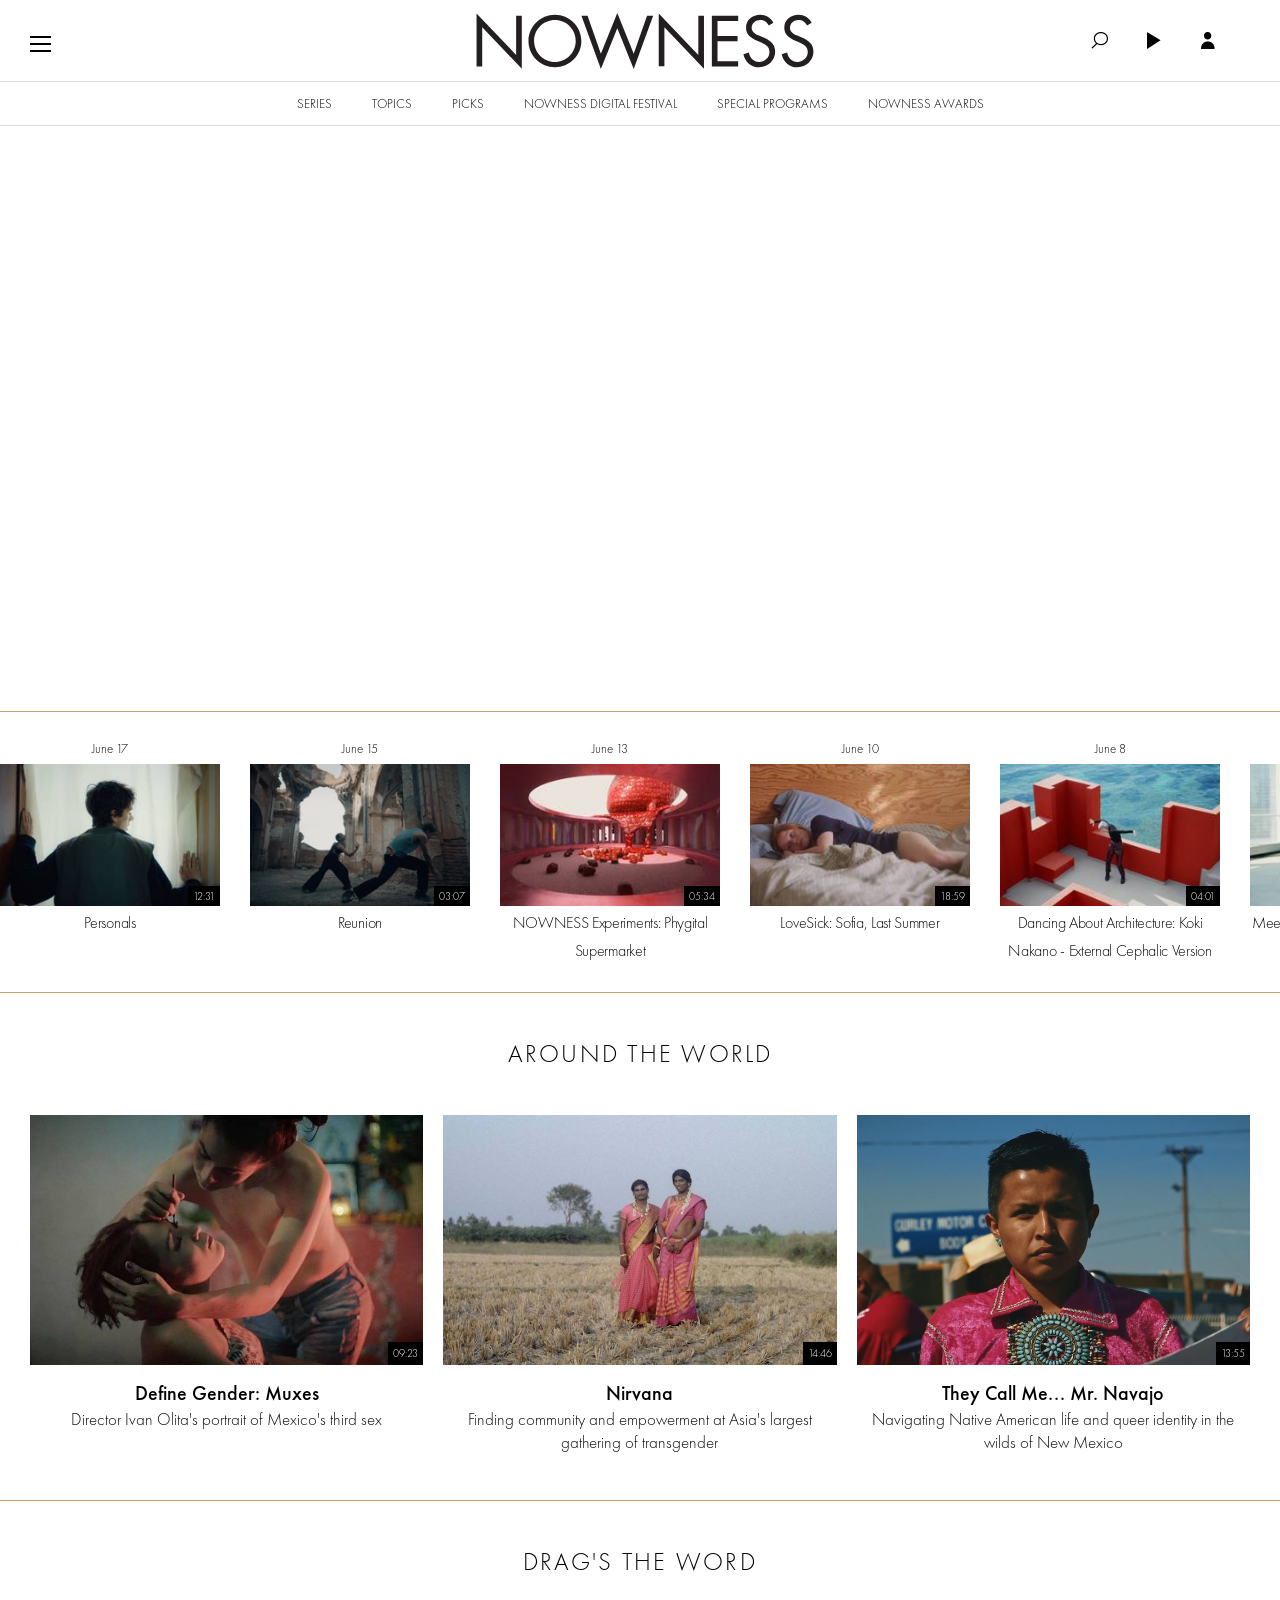
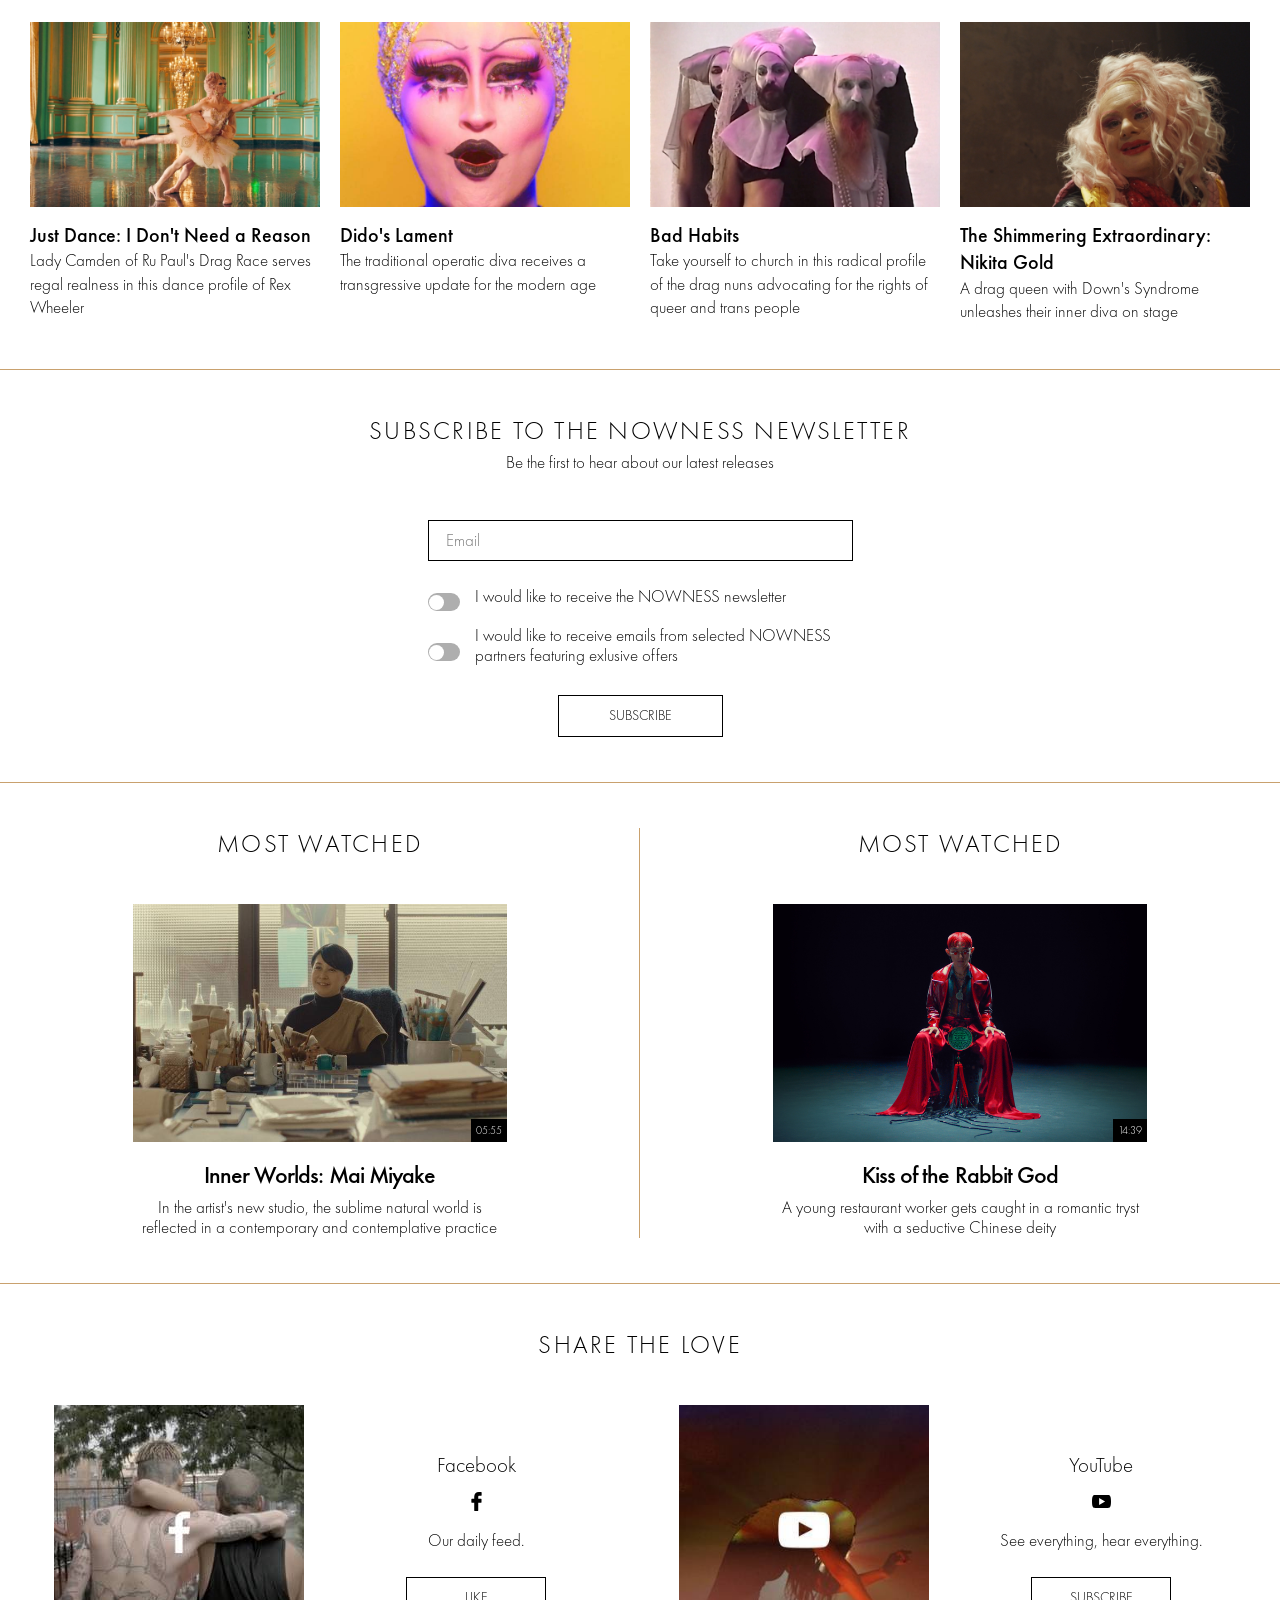
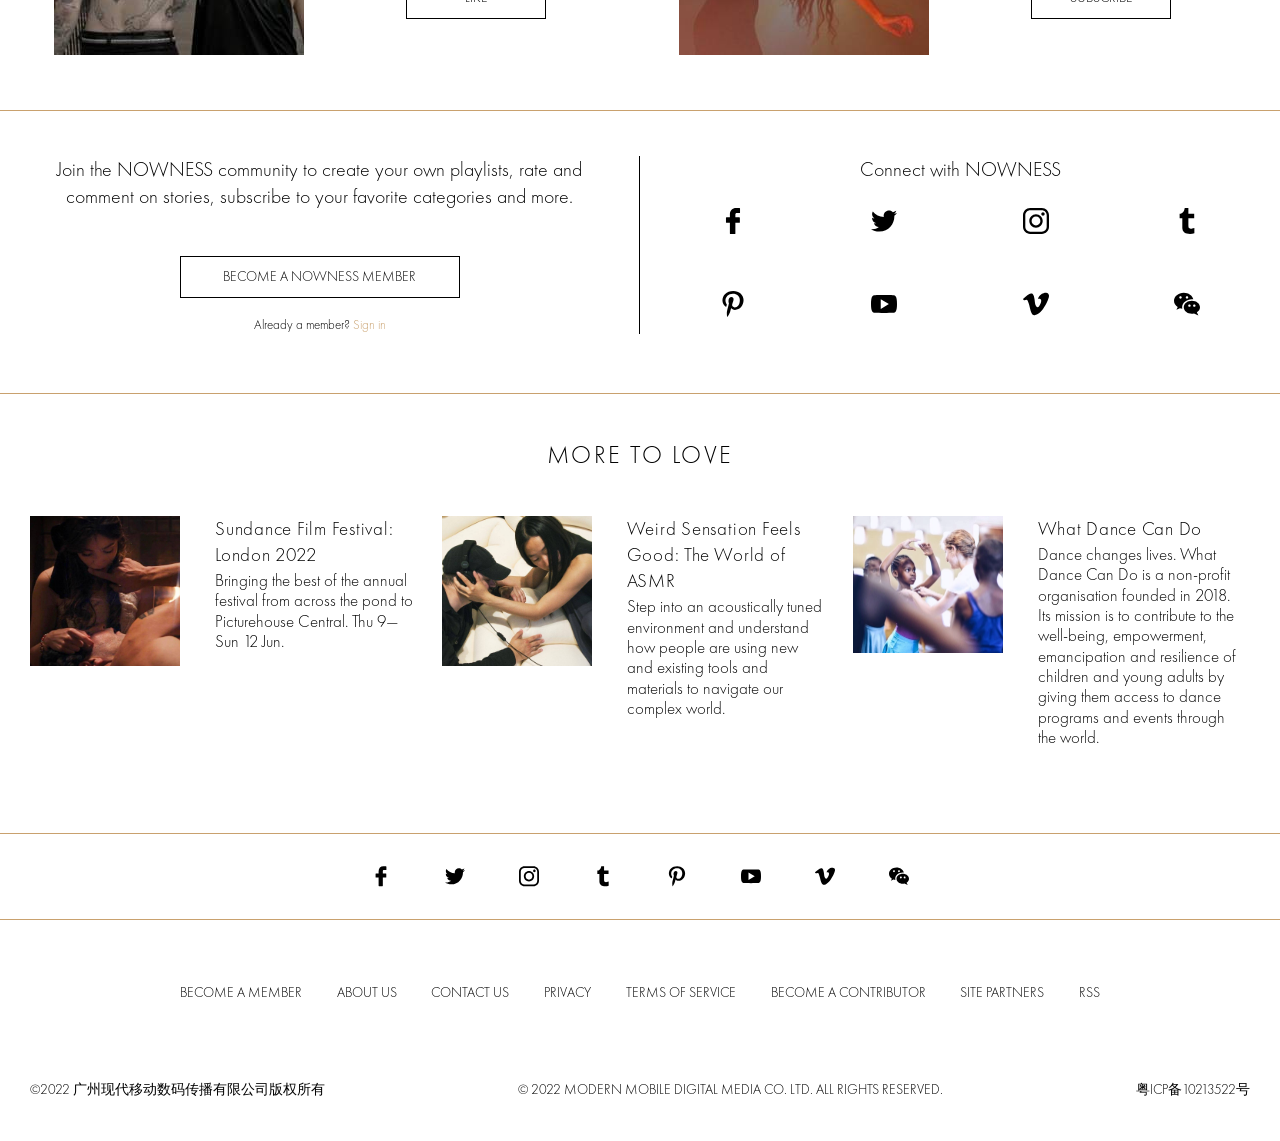
<file: homage-piece/index.html>
<!DOCTYPE html>
<html lang="en">
  <head>
    <meta charset="UTF-8" />
    <meta http-equiv="X-UA-Compatible" content="IE=edge" />
    <meta name="viewport" content="width=device-width, initial-scale=1.0" />
    <title>NOWNESS</title>
    <link rel="icon" type="image/x-icon" href="./assets/nowness-favicon.ico" />
    <link rel="stylesheet" href="./stylesheets/generics.css" />
    <link rel="stylesheet" href="./stylesheets/styles.css" />
  </head>
  <body>
    <header class="header-container">
      <div class="top__menu">
        <div class="hamburger__menu">
          <input type="checkbox" value="1" class="burger__checkbox" />
          <div class="dropdown__nav__container">
            <nav class="dropdown__nav">
              <div class="dropdown__nav__inner">
                <ul class="dropdown__nav__list">
                  <li class="bordered">
                    <a href="https://www.nowness.com/playlists">Playlists</a>
                  </li>
                  <li class="bordered">
                    <a href="https://www.nowness.com/series">Series</a>
                  </li>
                  <li class="bordered">
                    <a href="https://www.nowness.com/seasons"
                      >Special Programs</a
                    >
                  </li>
                  <span class="bordered">
                    <li>
                      <a href="https://www.nowness.com/category/art-and-design"
                        >Art &AMP; Design</a
                      >
                    </li>
                    <li>
                      <a
                        href="https://www.nowness.com/category/fashion-and-beauty"
                        >Fashion &AMP; Beauty</a
                      >
                    </li>
                    <li>
                      <a href="https://www.nowness.com/category/music-and-dance"
                        >Music &AMP; Dance</a
                      >
                    </li>
                    <li>
                      <a href="https://www.nowness.com/category/food-and-travel"
                        >Food &AMP; Travel</a
                      >
                    </li>
                    <li class="bordered">
                      <a
                        href="https://www.nowness.com/category/culture-and-lifestyles"
                        >Culture &AMP; Lifestyles</a
                      >
                    </li>
                  </span>
                  <li class="bordered">
                    <a href="https://www.nowness.com/topics">Topics</a>
                  </li>
                  <li class="bordered">
                    <a href="https://www.nowness.com/picks">Picks</a>
                  </li>
                  <li class="bordered">
                    <a href="https://www.nowness.com/contributors"
                      >Contributors</a
                    >
                  </li>
                  <ul class="dropdown__social__list icon bordered">
                    <li>
                      <a>
                        <svg>
                          <use xlink:href="./assets/sprites.svg#facebook"></use>
                        </svg>
                      </a>
                    </li>
                    <li>
                      <a>
                        <svg>
                          <use xlink:href="./assets/sprites.svg#twitter"></use>
                        </svg>
                      </a>
                    </li>
                    <li>
                      <a>
                        <svg>
                          <use
                            xlink:href="./assets/sprites.svg#instagram"
                          ></use>
                        </svg>
                      </a>
                    </li>
                    <li>
                      <a>
                        <svg>
                          <use xlink:href="./assets/sprites.svg#tumblr"></use>
                        </svg>
                      </a>
                    </li>
                    <li>
                      <a>
                        <svg>
                          <use
                            xlink:href="./assets/sprites.svg#pinterest"
                          ></use>
                        </svg>
                      </a>
                    </li>
                    <li>
                      <a>
                        <svg>
                          <use xlink:href="./assets/sprites.svg#youtube"></use>
                        </svg>
                      </a>
                    </li>
                    <li>
                      <a>
                        <svg>
                          <use xlink:href="./assets/sprites.svg#vimeo"></use>
                        </svg>
                      </a>
                    </li>
                    <li>
                      <a>
                        <svg>
                          <use xlink:href="./assets/sprites.svg#wechat"></use>
                        </svg>
                      </a>
                    </li>
                  </ul>
                  <span>
                    <li>
                      <a href="https://www.nowness.com/awards"
                        >Nowness Awards</a
                      >
                    </li>
                    <li>
                      <a href="https://www.nowness.com/about">About Us</a>
                    </li>
                    <li>
                      <a href="https://www.nowness.com/masthead">Masthead</a>
                    </li>
                    <li class="bordered">
                      <a href="https://www.nowness.com/contact">Contact Us</a>
                    </li>
                  </span>
                  <li class="languages">
                    <a href="#">Sites <i class="icon icon__down__arrow"></i></a>
                  </li>
                </ul>
              </div>
            </nav>
          </div>
          <div class="hamburger__menu__container">
            <div class="hamburger__menu line line-one"></div>
            <div class="hamburger__menu line line-two"></div>
            <div class="hamburger__menu line line-three"></div>
          </div>
        </div>
        <div class="title__logo container">
          <a href="index.html">
            <img
              class="title__logo"
              src="./assets/nowness-logo.svg"
              alt="Nowness"
            />
            <span class="hidden">NOWNESS</span>
          </a>
        </div>
        <div class="toolbar-container">
          <a class="icon" href="#search">
            <i class="icon icon__loupe"></i>
          </a>
          <a class="icon" href="#play">
            <i class="icon icon__play"></i>
          </a>
          <a class="icon" href="#account">
            <i class="icon icon__user"></i>
          </a>
        </div>
      </div>
      <section class="main-navigation">
        <nav class="main__nav">
          <ul class="flex-container">
            <li>
              <a class="uppercase" href="https://www.nowness.com/series"
                >Series</a
              >
            </li>
            <li>
              <a class="uppercase" href="https://www.nowness.com/topics"
                >Topics</a
              >
            </li>
            <li>
              <a class="uppercase" href="https://www.nowness.com/picks"
                >Picks</a
              >
            </li>
            <li>
              <a class="uppercase" href="https://www.nowness.com/events"
                >NOWNESS Digital Festival</a
              >
            </li>
            <li>
              <a class="uppercase" href="https://www.nowness.com/seasons"
                >Special Programs</a
              >
            </li>
            <li>
              <a class="uppercase" href="https://www.nowness.com/awards"
                >Nowness Awards</a
              >
            </li>
          </ul>
        </nav>
      </section>
    </header>
    <main>
      <div class="spotlight-latest">
        <a
          href="https://www.nowness.com/series/lovesick/lovesick-into-thin-air"
        >
          <div class="spotlight">
            <i class="icon icon__play-circle"></i>
            <div class="spotlight-text">
              <h2 class="spotlight-title">LoveSick: Into Thin Air</h2>
              <p class="desc">
                A young woman in Tokyo seeks closure after her boyrfriend
                disappears
              </p>
            </div>
          </div>
          <div class="spotlight__title__original">
            <h2 class="spotlight-title">LoveSick: Into Thin Air</h2>
            <p class="desc">
              A young woman in Tokyo seeks closure after her boyrfriend
              disappears
            </p>
          </div>
        </a>
        <section class="latest">
          <div class="latest-slider-wrapper">
            <article class="latest-slide">
              <p class="slide__date">June 17</p>
              <div class="latest-item-container">
                <a
                  class="latest__link"
                  href="https://www.nowness.com/story/personals"
                >
                  <div class="latest img-cover">
                    <img
                      class="latest__image"
                      src="./assets/thumbnails/personals.jpg"
                      alt="Personals"
                    />
                  </div>
                  <span class="video-duration">12:31</span>
                </a>
                <div class="action-buttons">
                  <div class="action-buttons__btn">
                    <a
                      class="action-buttons__btn"
                      href="https://www.nowness.com/story/personals"
                    >
                      <div class="action-buttons__btn">
                        <i class="latest icon icon__plus"></i>
                      </div>
                    </a>
                  </div>
                  <div class="action-buttons__btn">
                    <i class="latest icon icon__play"></i>
                  </div>
                </div>
              </div>
              <h2>
                <a
                  class="slide__title"
                  href="https://www.nowness.com/story/personals"
                  >Personals</a
                >
              </h2>
            </article>
            <article class="latest-slide">
              <p class="slide__date">June 15</p>
              <div class="latest-item-container">
                <a
                  class="latest__link"
                  href="https://www.nowness.com/story/reunion-ami-paris"
                >
                  <div class="latest img-cover">
                    <img
                      class="latest__image"
                      src="./assets/thumbnails/reunion.jpg"
                      alt="Reunion"
                    />
                  </div>
                  <span class="video-duration">03:07</span>
                </a>
                <div class="action-buttons">
                  <div class="action-buttons__btn">
                    <a
                      class="action-buttons__btn"
                      href="https://www.nowness.com/story/reunion-ami-paris"
                    >
                      <div class="action-buttons__btn">
                        <i class="latest icon icon__plus"></i>
                      </div>
                    </a>
                  </div>
                  <div class="action-buttons__btn">
                    <i class="latest icon icon__play"></i>
                  </div>
                </div>
              </div>
              <h2>
                <a
                  class="slide__title"
                  href="https://www.nowness.com/story/reunion-ami-paris"
                  >Reunion</a
                >
              </h2>
            </article>
            <article class="latest-slide">
              <p class="slide__date">June 13</p>
              <div class="latest-item-container">
                <a
                  class="latest__link"
                  href="https://www.nowness.com/series/nowness-experiments/phygital-supermarket"
                >
                  <div class="latest img-cover">
                    <img
                      class="latest__image"
                      src="./assets/thumbnails/oh5VtQ3pQYyzd5iYDR47_PHYGITAL SUPERMARKET STILL7.jpg"
                      alt="NOWNESS Experiments: Phygital Supermarket"
                    />
                  </div>
                  <span class="video-duration">05:34</span>
                </a>
                <div class="action-buttons">
                  <div class="action-buttons__btn">
                    <a
                      class="action-buttons__btn"
                      href="https://www.nowness.com/series/nowness-experiments/phygital-supermarket"
                    >
                      <div class="action-buttons__btn">
                        <i class="latest icon icon__plus"></i>
                      </div>
                    </a>
                  </div>
                  <div class="action-buttons__btn">
                    <i class="latest icon icon__play"></i>
                  </div>
                </div>
              </div>
              <h2>
                <a
                  class="slide__title"
                  href="https://www.nowness.com/series/nowness-experiments/phygital-supermarket"
                  >NOWNESS Experiments: Phygital Supermarket</a
                >
              </h2>
            </article>
            <article class="latest-slide">
              <p class="slide__date">June 10</p>
              <div class="latest-item-container">
                <a
                  class="latest__link"
                  href="https://www.nowness.com/series/lovesick/lovesick-sofia-last-summer"
                >
                  <div class="latest img-cover">
                    <img
                      class="latest__image"
                      src="./assets/thumbnails/sofia-last-summer.jpg"
                      alt="LoveSick: Sofia, Last Summer"
                    />
                  </div>
                  <span class="video-duration">18:59</span>
                </a>
                <div class="action-buttons">
                  <div class="action-buttons__btn">
                    <a
                      class="action-buttons__btn"
                      href="https://www.nowness.com/series/lovesick/lovesick-sofia-last-summer"
                    >
                      <div class="action-buttons__btn">
                        <i class="latest icon icon__plus"></i>
                      </div>
                    </a>
                  </div>
                  <div class="action-buttons__btn">
                    <i class="latest icon icon__play"></i>
                  </div>
                </div>
              </div>
              <h2>
                <a
                  class="slide__title"
                  href="https://www.nowness.com/series/lovesick/lovesick-sofia-last-summer"
                  >LoveSick: Sofia, Last Summer</a
                >
              </h2>
            </article>
            <article class="latest-slide">
              <p class="slide__date">June 8</p>
              <div class="latest-item-container">
                <a
                  class="latest__link"
                  href="https://www.nowness.com/series/dancing-about-architecture/dancing-about-architecture-koki-nakano-external-cephalic-version"
                >
                  <div class="latest img-cover">
                    <img
                      class="latest__image"
                      src="./assets/thumbnails/Koki-Nakano.jpg"
                      alt="Dancing About Architecture: Koki Nakano - External Cephalic Version"
                    />
                    <span class="video-duration">04:01</span>
                  </div>
                </a>
                <div class="action-buttons">
                  <div class="action-buttons__btn">
                    <a
                      class="action-buttons__btn"
                      href="https://www.nowness.com/series/dancing-about-architecture/dancing-about-architecture-koki-nakano-external-cephalic-version"
                    >
                      <div class="action-buttons__btn">
                        <i class="latest icon icon__plus"></i>
                      </div>
                    </a>
                  </div>
                  <div class="action-buttons__btn">
                    <i class="latest icon icon__play"></i>
                  </div>
                </div>
              </div>
              <h2>
                <a
                  class="slide__title"
                  href="https://www.nowness.com/series/dancing-about-architecture/dancing-about-architecture-koki-nakano-external-cephalic-version"
                  >Dancing About Architecture: Koki Nakano - External Cephalic
                  Version</a
                >
              </h2>
            </article>
            <article class="latest-slide">
              <p class="slide__date">June 6</p>
              <div class="latest-item-container">
                <a
                  class="latest__link"
                  href="https://www.nowness.com/series/meet-the-artists-art-basel/tourmaline"
                >
                  <div class="latest img-cover">
                    <img
                      class="latest__image"
                      src="./assets/thumbnails/tourmaline.jpg"
                      alt="Dancing About Architecture: Koki Nakano - External Cephalic Version"
                    />
                    <span class="video-duration">05:24</span>
                  </div>
                </a>
                <div class="action-buttons">
                  <div class="action-buttons__btn">
                    <a
                      class="action-buttons__btn"
                      href="https://www.nowness.com/series/meet-the-artists-art-basel/tourmaline"
                    >
                      <div class="action-buttons__btn">
                        <i class="latest icon icon__plus"></i>
                      </div>
                    </a>
                  </div>
                  <div class="action-buttons__btn">
                    <i class="latest icon icon__play"></i>
                  </div>
                </div>
              </div>
              <h2>
                <a
                  class="slide__title"
                  href="https://www.nowness.com/series/meet-the-artists-art-basel/tourmaline"
                  >Meet the rtists by Art Basel: Tourmaline</a
                >
              </h2>
            </article>
            <article class="latest-slide">
              <p class="slide__date">June 3</p>
              <div class="latest-item-container">
                <a
                  class="latest__link"
                  href="https://www.nowness.com/series/meet-the-artists-art-basel/cecilia-vicuna"
                >
                  <div class="latest img-cover">
                    <img
                      class="latest__image"
                      src="./assets/thumbnails/cecilia-vicuna.jpg"
                      alt="Dancing About Architecture: Koki Nakano - External Cephalic Version"
                    />
                    <span class="video-duration">04:58</span>
                  </div>
                </a>
                <div class="action-buttons">
                  <div class="action-buttons__btn">
                    <a
                      class="action-buttons__btn"
                      href="https://www.nowness.com/series/meet-the-artists-art-basel/cecilia-vicuna"
                    >
                      <div class="action-buttons__btn">
                        <i class="latest icon icon__plus"></i>
                      </div>
                    </a>
                  </div>
                  <div class="action-buttons__btn">
                    <i class="latest icon icon__play"></i>
                  </div>
                </div>
              </div>
              <h2>
                <a
                  class="slide__title"
                  href="https://www.nowness.com/series/meet-the-artists-art-basel/cecilia-vicuna"
                  >Meet the rtists by Art Basel: Cecilia Vicuña</a
                >
              </h2>
            </article>
          </div>
        </section>
      </div>
      <section class="around-the-world__section">
        <div class="around-the-world__items__container">
          <header>
            <h2 class="section__heading">
              <span class="uppercase">Around the World</span>
            </h2>
          </header>
          <div class="around-the-world__content-container">
            <article class="around-the-world__item">
              <div class="around-the-world__content">
                <a
                  href="https://nowness.com/radically-queer/mexico-muxes-ivan-olita/"
                >
                  <div class="img-cover">
                    <img
                      src="./assets/thumbnails/Vr4THU4QlOXyPuq5Uxnw_muxe.jpg"
                      alt="Define Gender: Muxes"
                    />
                  </div>
                  <span class="video-duration">09:23</span>
                </a>
                <div class="action-buttons">
                  <div class="action-buttons__btn">
                    <a
                      class="action-buttons__btn"
                      href="https://nowness.com/radically-queer/mexico-muxes-ivan-olita/"
                    >
                      <div class="action-buttons__btn">
                        <i class="latest icon icon__plus"></i>
                      </div>
                    </a>
                  </div>
                  <div class="action-buttons__btn">
                    <i class="icon icon__play"></i>
                  </div>
                </div>
              </div>
              <h2 class="post-title">
                <a
                  href="https://nowness.com/radically-queer/mexico-muxes-ivan-olita/"
                  >Define Gender: Muxes</a
                >
              </h2>
              <p class="post-subtitle">
                Director Ivan Olita's portrait of Mexico's third sex
              </p>
            </article>
            <article class="around-the-world__item">
              <div class="around-the-world__content">
                <a
                  href="https://nowness.com/radically-queer/nirvana-jess-kohl-transgender/"
                >
                  <div class="img-cover">
                    <img
                      src="./assets/thumbnails/4i5BHIlzSA2t2dsfUuAl_Screen Shot 2018-06-25 at 14.59.09.jpg"
                      alt="Nirvana"
                    />
                  </div>
                  <span class="video-duration">14:46</span>
                </a>
                <div class="action-buttons">
                  <div class="action-buttons__btn">
                    <a>
                      <div class="action-buttons__btn">
                        <i class="latest icon icon__plus"></i>
                      </div>
                    </a>
                  </div>
                  <div class="action-buttons__btn">
                    <i class="icon icon__play"></i>
                  </div>
                </div>
              </div>
              <h2 class="post-title">
                <a
                  href="https://nowness.com/radically-queer/nirvana-jess-kohl-transgender/"
                  >Nirvana</a
                >
              </h2>
              <p class="post-subtitle">
                Finding community and empowerment at Asia's largest gathering of
                transgender
              </p>
            </article>
            <article class="around-the-world__item">
              <div class="around-the-world__content">
                <a
                  href="https://nowness.com/series/they-call-me/mr-navajo-saila-huusko-jasper-rischen/"
                >
                  <div class="img-cover">
                    <img
                      src="./assets/thumbnails/TLS69FzyRAC9EIk9KzQQ_MR NAVAJO 1.jpg"
                      alt="They Call Me... Mr. Navajo"
                    />
                  </div>
                  <span class="video-duration">13:55</span>
                </a>
                <div class="action-buttons">
                  <div class="action-buttons__btn">
                    <a
                      class="action-buttons__btn"
                      href="https://nowness.com/series/they-call-me/mr-navajo-saila-huusko-jasper-rischen/"
                    >
                      <div class="action-buttons__btn">
                        <i class="latest icon icon__plus"></i>
                      </div>
                    </a>
                  </div>
                  <div class="action-buttons__btn">
                    <i class="icon icon__play"></i>
                  </div>
                </div>
              </div>
              <h2 class="post-title">
                <a
                  href="https://nowness.com/series/they-call-me/mr-navajo-saila-huusko-jasper-rischen/"
                  >They Call Me... Mr. Navajo</a
                >
              </h2>
              <p class="post-subtitle">
                Navigating Native American life and queer identity in the wilds
                of New Mexico
              </p>
            </article>
          </div>
        </div>
      </section>
      <section class="drag__section">
        <header>
          <h2 class="section__heading">
            <span class="uppercase">Drag's the Word</span>
          </h2>
        </header>
        <div class="drag__content-container">
          <article class="drag__item">
            <div class="drag__media">
              <a
                href="https://www.nowness.com/series/just-dance/rex-wheeler-lady-camden-ballet"
              >
                <div>
                  <img
                    src="./assets/thumbnails/i-dont-need-a-reason.jpg"
                    alt="Just Dance: I Don't Need a Reason"
                  /></div
              ></a>
              <div class="action-buttons">
                <div class="action-buttons__btn">
                  <a>
                    <div class="action-buttons__btn">
                      <i class="icon icon__plus"></i>
                    </div>
                  </a>
                </div>
                <div class="action-buttons__btn">
                  <i class="icon icon__play"></i>
                </div>
              </div>
            </div>
            <h2 class="post-title">
              <a
                href="https://www.nowness.com/series/just-dance/rex-wheeler-lady-camden-ballet"
                >Just Dance: I Don't Need a Reason</a
              >
            </h2>
            <p class="post-subtitle">
              Lady Camden of Ru Paul's Drag Race serves regal realness in this
              dance profile of Rex Wheeler
            </p>
          </article>
          <article class="drag__item">
            <div class="drag__media">
              <div>
                <a
                  href="https://www.nowness.com/seasons/radically-queer/didos-lament-andrew-ondejcak"
                >
                  <div>
                    <img
                      src="./assets/thumbnails/didos-lament.jpg"
                      alt="Dido's Lament"
                    />
                  </div>
                </a>
              </div>
              <div class="action-buttons">
                <div class="action-buttons__btn">
                  <div class="action-buttons__btn">
                    <i class="latest icon icon__plus"></i>
                  </div>
                </div>
                <div class="action-buttons__btn">
                  <i class="icon icon__play"></i>
                </div>
              </div>
            </div>
            <h2 class="post-title">
              <a
                href="https://www.nowness.com/seasons/radically-queer/didos-lament-andrew-ondejcak"
                >Dido's Lament</a
              >
            </h2>
            <p>
              The traditional operatic diva receives a transgressive update for
              the modern age
            </p>
          </article>
          <article class="drag__item">
            <div class="drag__media">
              <div>
                <a href="https://www.nowness.com/story/bad-habits">
                  <div>
                    <img
                      src="./assets/thumbnails/bad-habits.jpg"
                      alt="Bad Habits"
                    />
                  </div>
                </a>
              </div>
              <div class="action-buttons">
                <div class="action-buttons__btn">
                  <div class="action-buttons__btn">
                    <i class="latest icon icon__plus"></i>
                  </div>
                </div>
                <div class="action-buttons__btn">
                  <i class="icon icon__play"></i>
                </div>
              </div>
            </div>
            <h2 class="post-title">
              <a href="https://www.nowness.com/story/bad-habits">Bad Habits</a>
            </h2>
            <p>
              Take yourself to church in this radical profile of the drag nuns
              advocating for the rights of queer and trans people
            </p>
          </article>
          <article class="drag__item">
            <div class="drag__media">
              <div>
                <a
                  href="https://www.nowness.com/series/the-shimmering-extraordinary/nikita-gold-scottish-ballet-fx-goby"
                  ><div>
                    <img
                      src="./assets/thumbnails/nikita-gold.jpg"
                      alt="The Shimmering Extraordinary: Nikita Gold"
                    /></div
                ></a>
              </div>
              <div class="action-buttons">
                <div class="action-buttons__btn">
                  <div class="action-buttons__btn">
                    <i class="latest icon icon__plus"></i>
                  </div>
                </div>
                <div class="action-buttons__btn">
                  <i class="icon icon__play"></i>
                </div>
              </div>
            </div>
            <h2 class="post-title">
              <a
                href="https://www.nowness.com/series/the-shimmering-extraordinary/nikita-gold-scottish-ballet-fx-goby"
                >The Shimmering Extraordinary: Nikita Gold</a
              >
            </h2>
            <p>
              A drag queen with Down's Syndrome unleashes their inner diva on
              stage
            </p>
          </article>
        </div>
      </section>
      <section class="newsletter__section">
        <div>
          <header>
            <h2 class="section__heading">
              <span class="uppercase">Subscribe to the Nowness Newsletter</span>
            </h2>
            <h3 class="sub-title">
              Be the first to hear about our latest releases
            </h3>
          </header>
          <form class="newsletter__form">
            <input
              type="email"
              name="email"
              placeholder="Email"
              class="newsletter__input"
            />
            <div class="newsletter__checkboxes">
              <label for="checkbox__first" class="checkbox__container">
                <span class="checkbox-control first">
                  <input
                    type="checkbox"
                    class="newsletter__checkbox__first"
                    id="checkbox__first"
                  />
                  <span class="checkbox-control__secondary first"></span>
                </span>
                <div>
                  <span>I would like to receive the NOWNESS newsletter</span>
                </div>
              </label>
              <label for="checkbox__second" class="checkbox__container">
                <span class="checkbox-control second">
                  <input
                    type="checkbox"
                    class="newsletter__checkbox__second"
                    id="checkbox__second"
                  />
                  <span class="checkbox-control__secondary second"></span>
                </span>
                <div>
                  <span
                    >I would like to receive emails from selected NOWNESS
                    partners featuring exlusive offers</span
                  >
                </div>
              </label>
            </div>
            <button class="newsletter a__btn" type="button">
              <div class="newsletter-button_container">
                <span class="uppercase">Subscribe</span>
              </div>
            </button>
          </form>
        </div>
      </section>
      <section class="editorial__section">
        <div class="editorial__content-container">
          <div class="editorial__column container">
            <article class="editorial__post">
              <header>
                <h2 class="section__heading">
                  <span class="uppercase">Most Watched</span>
                </h2>
              </header>
              <div class="editorial__item">
                <a
                  href="https://www.nowness.com/series/inner-worlds/inner-worlds-mai-miyake"
                >
                  <div class="editorial img-cover">
                    <img
                      src="./assets/thumbnails/mai-miyake2.jpg"
                      alt="Inner Worlds: Mai Miyake"
                    />
                  </div>
                  <span class="video-duration">05:55</span>
                </a>
                <div class="action-buttons">
                  <div class="action-buttons__btn">
                    <i class="latest icon icon__plus"></i>
                  </div>
                  <div class="action-buttons__btn">
                    <i class="icon icon__play"></i>
                  </div>
                </div>
              </div>
              <h2 class="editorial post-title">
                <a
                  href="https://www.nowness.com/series/inner-worlds/inner-worlds-mai-miyake"
                  >Inner Worlds: Mai Miyake</a
                >
              </h2>
              <p class="editorial post-subtitle">
                In the artist's new studio, the sublime natural world is
                reflected in a contemporary and contemplative practice
              </p>
            </article>
          </div>
          <div class="editorial__column container">
            <article class="editorial__post">
              <header>
                <h2 class="section__heading">
                  <span class="uppercase">Most Watched</span>
                </h2>
              </header>
              <div class="editorial__item">
                <a
                  href="https://www.nowness.com/story/kiss-of-the-rabbit-god-andrew-thomas-huang"
                >
                  <div class="editorial img-cover">
                    <img
                      src="./assets/thumbnails/rabbit-god.jpeg"
                      alt="Kiss of the Rabbit God"
                    />
                  </div>
                  <span class="video-duration">14:39</span>
                </a>
                <div class="action-buttons">
                  <div class="action-buttons__btn">
                    <i class="latest icon icon__plus"></i>
                  </div>
                  <div class="action-buttons__btn">
                    <i class="icon icon__play"></i>
                  </div>
                </div>
              </div>
              <h2 class="editorial post-title">
                <a
                  href="https://www.nowness.com/story/kiss-of-the-rabbit-god-andrew-thomas-huang"
                  >Kiss of the Rabbit God</a
                >
              </h2>
              <p class="editorial post-subtitle">
                A young restaurant worker gets caught in a romantic tryst with a
                seductive Chinese deity
              </p>
            </article>
          </div>
        </div>
      </section>
      <section class="follow-us__section follow-us__container">
        <header>
          <h2 class="section__heading">
            <span class="uppercase">Share the love</span>
          </h2>
        </header>
        <div class="follow-us__content">
          <div class="follow-us__item">
            <div class="follow-us media">
              <a href="https://www.facebook.com/nowness" target="_blank">
                <div>
                  <img src="./assets/thumbnails/facebook-embrace.jpg" alt="" />
                </div>
              </a>
            </div>
            <div class="follow-us description">
              <h2 class="follow-us__title">
                <a href="https://www.facebook.com/nowness" target="_blank">
                  Facebook
                </a>
              </h2>
              <a
                class="follow-us icon"
                href="https://www.facebook.com/nowness"
                target="_blank"
              >
                <svg>
                  <use xlink:href="./assets/sprites.svg#facebook"></use>
                </svg>
              </a>
              <p class="follow-us__desc">
                <a href="https://www.facebook.com/nowness" target="_blank"
                  >Our daily feed.</a
                >
              </p>
              <div class="follow-us__btn">
                <a href="https://www.facebook.com/nowness" target="_blank">
                  <!-- <div> -->
                  <span class="uppercase">Like</span>
                  <!-- </div> -->
                </a>
              </div>
            </div>
          </div>
          <div class="follow-us__item">
            <div class="follow-us media">
              <a
                href="http://www.youtube.com/user/nowness?sub_confirmation=1"
                target="_blank"
              >
                <div>
                  <img
                    src="./assets/thumbnails/follow-us-youtube-img.jpg"
                    alt="Nowness YouTube Channel"
                  />
                </div>
              </a>
            </div>
            <div class="follow-us description">
              <h2 class="follow-us__title">
                <a
                  href="http://www.youtube.com/user/nowness?sub_confirmation=1"
                  target="_blank"
                >
                  YouTube
                </a>
              </h2>
              <a
                class="follow-us icon"
                href="http://www.youtube.com/user/nowness?sub_confirmation=1"
                target="_blank"
              >
                <svg>
                  <use xlink:href="./assets/sprites.svg#youtube"></use>
                </svg>
              </a>
              <p class="follow-us__desc">
                <a
                  href="http://www.youtube.com/user/nowness?sub_confirmation=1"
                  target="_blank"
                  >See everything, hear everything.</a
                >
              </p>
              <div class="follow-us__btn">
                <a
                  href="http://www.youtube.com/user/nowness?sub_confirmation=1"
                  target="_blank"
                >
                  <span class="uppercase">Subscribe</span>
                </a>
              </div>
            </div>
          </div>
        </div>
      </section>
      <section class="join-us join-us__section container">
        <div class="join-us__wrapper">
          <div class="join">
            <section class="join-us member-sign-up">
              <h2 class="join-us__title">
                Join the NOWNESS community to create your own playlists, rate
                and comment on stories, subscribe to your favorite categories
                and more.
              </h2>
              <button type="button" class="join-us__btn">
                <div>
                  <span class="uppercase">Become a NOWNESS member</span>
                </div>
              </button>
              <p class="join-us small-text">
                Already a member?
                <a href="#">Sign in</a>
              </p>
            </section>
          </div>
          <div class="connect">
            <h2 class="connect__title">Connect with NOWNESS</h2>
            <ul class="connect-icons connect-icons__container">
              <li>
                <a>
                  <svg>
                    <use xlink:href="./assets/sprites.svg#facebook"></use>
                  </svg>
                </a>
              </li>
              <li>
                <a>
                  <svg>
                    <use xlink:href="./assets/sprites.svg#twitter"></use>
                  </svg>
                </a>
              </li>
              <li>
                <a>
                  <svg>
                    <use xlink:href="./assets/sprites.svg#instagram"></use>
                  </svg>
                </a>
              </li>
              <li>
                <a>
                  <svg>
                    <use xlink:href="./assets/sprites.svg#tumblr"></use>
                  </svg>
                </a>
              </li>
              <li>
                <a>
                  <svg>
                    <use xlink:href="./assets/sprites.svg#pinterest"></use>
                  </svg>
                </a>
              </li>
              <li>
                <a>
                  <svg>
                    <use xlink:href="./assets/sprites.svg#youtube"></use>
                  </svg>
                </a>
              </li>
              <li>
                <a>
                  <svg><use xlink:href="./assets/sprites.svg#vimeo"></use></svg>
                </a>
              </li>
              <li>
                <a>
                  <svg>
                    <use xlink:href="./assets/sprites.svg#wechat"></use>
                  </svg>
                </a>
              </li>
            </ul>
          </div>
        </div>
      </section>
      <section class="more-to-love__section">
        <div class="more-to-love__container">
          <header>
            <h2 class="section__heading">
              <span class="uppercase">More to love</span>
            </h2>
          </header>
          <div class="more-to-love__content-container">
            <article class="more-to-love__item">
              <div class="more-to-love__media">
                <a href="https://www.picturehouses.com/Sundance">
                  <div class="more-to-love img__container">
                    <img
                      src="./assets/thumbnails/sundance-2022-london.jpg"
                      alt="Sundance Film Festival: London 2022"
                    />
                  </div>
                </a>
              </div>
              <div class="more-to-love__text">
                <a href="https://www.picturehouses.com/Sundance"
                  ><h2 class="more-to-love item__title">
                    Sundance Film Festival: London 2022
                  </h2></a
                >
                <a href="https://www.picturehouses.com/Sundance"
                  ><p class="more-to-love item__desc">
                    Bringing the best of the annual festival from across the
                    pond to Picturehouse Central. Thu 9—Sun 12 Jun.
                  </p></a
                >
              </div>
            </article>
            <article class="more-to-love__item">
              <div class="more-to-love__media">
                <a
                  href="https://designmuseum.org/exhibitions/weird-sensation-feels-good-the-world-of-asmr"
                >
                  <div class="more-to-love img__container">
                    <img
                      src="./assets/thumbnails/asmr.jpg"
                      alt="Weird Sensation Feels Good: The World of ASMR"
                    />
                  </div>
                </a>
              </div>
              <div class="more-to-love__text">
                <a
                  href="https://designmuseum.org/exhibitions/weird-sensation-feels-good-the-world-of-asmr"
                  ><h2 class="more-to-love item__title">
                    Weird Sensation Feels Good: The World of ASMR
                  </h2></a
                >
                <a
                  href="https://designmuseum.org/exhibitions/weird-sensation-feels-good-the-world-of-asmr"
                  ><p class="more-to-love item__desc">
                    Step into an acoustically tuned environment and understand
                    how people are using new and existing tools and materials to
                    navigate our complex world.
                  </p></a
                >
              </div>
            </article>
            <article class="more-to-love__item">
              <div class="more-to-love__media">
                <a href="https://thewhatdancecandoproject.com/">
                  <div class="more-to-love img__container">
                    <img
                      src="./assets/thumbnails/what-dance-can-do-2.webp"
                      alt="What Dance Can Do"
                    />
                  </div>
                </a>
              </div>
              <div class="more-to-love__text">
                <a href="https://thewhatdancecandoproject.com/"
                  ><h2 class="more-to-love item__title">
                    What Dance Can Do
                  </h2></a
                >
                <a href="https://thewhatdancecandoproject.com/"
                  ><p class="more-to-love item__desc">
                    Dance changes lives. What Dance Can Do is a non-profit
                    organisation founded in 2018. Its mission is to contribute
                    to the well-being, empowerment, emancipation and resilience
                    of children and young adults by giving them access to dance
                    programs and events through the world.
                  </p></a
                >
              </div>
            </article>
          </div>
        </div>
      </section>
    </main>
    <footer>
      <div class="socialRow">
        <ul class="socialRow-icon-list container">
          <li>
            <a>
              <svg>
                <use xlink:href="./assets/sprites.svg#facebook"></use>
              </svg>
            </a>
          </li>
          <li>
            <a>
              <svg>
                <use xlink:href="./assets/sprites.svg#twitter"></use>
              </svg>
            </a>
          </li>
          <li>
            <a>
              <svg>
                <use xlink:href="./assets/sprites.svg#instagram"></use>
              </svg>
            </a>
          </li>
          <li>
            <a>
              <svg>
                <use xlink:href="./assets/sprites.svg#tumblr"></use>
              </svg>
            </a>
          </li>
          <li>
            <a>
              <svg>
                <use xlink:href="./assets/sprites.svg#pinterest"></use>
              </svg>
            </a>
          </li>
          <li>
            <a>
              <svg>
                <use xlink:href="./assets/sprites.svg#youtube"></use>
              </svg>
            </a>
          </li>
          <li>
            <a>
              <svg><use xlink:href="./assets/sprites.svg#vimeo"></use></svg>
            </a>
          </li>
          <li>
            <a>
              <svg>
                <use xlink:href="./assets/sprites.svg#wechat"></use>
              </svg>
            </a>
          </li>
        </ul>
      </div>
      <nav class="footer-middle-nav">
        <ul class="flex-container__column">
          <li>
            <a href="#">Become a Member</a>
          </li>
          <li>
            <a href="https://www.nowness.com/about">About Us</a>
          </li>
          <li>
            <a href="https://www.nowness.com/contact">Contact Us</a>
          </li>
          <li>
            <a href="https://www.nowness.com/privacy">Privacy</a>
          </li>
          <li>
            <a href="https://www.nowness.com/privacy/terms-of-service"
              >Terms of Service</a
            >
          </li>
          <li>
            <a href="https://www.nowness.com/about/become-a-contributor"
              >Become a Contributor</a
            >
          </li>
          <li>
            <a href="https://www.nowness.com/contributor/228/sweden-unlimited"
              >Site Partners</a
            >
          </li>
          <li>
            <a href="https://www.nowness.com/rss">RSS</a>
          </li>
        </ul>
      </nav>
      <div class="footer-bottom-nav">
        <ul class="flex-container__column">
          <li>&copy;2022 广州现代移动数码传播有限公司版权所有</li>
          <li>
            &copy; 2022 Modern Mobile Digital Media Co. Ltd. All Rights
            Reserved.
          </li>
          <li><a href="http://www.beian.miit.gov.cn/">粤ICP备10213522号</a></li>
        </ul>
      </div>
    </footer>
  </body>
</html>
</file>
<file: homage-piece/stylesheets/generics.css>
html {
  box-sizing: border-box;
  font-size: 62.5%; /* Mostly equivalates to 10px but allows users accessibility zoom settings to work*/
  font-size: 10px;
  -webkit-font-smoothing: antialiased;
  -moz-osx-font-smoothing: grayscale;
}

html:focus-within {
  scroll-behavior: smooth;
}

*,
*::before,
*::after {
  box-sizing: inherit;
}

html,
body {
  min-height: 100vh;
}

body {
  /* font-size: 1.6rem; */
  margin: 0;
  min-height: 100vh;
  text-rendering: optimizeSpeed;
  line-height: 1.5;
}

/* Try to keep your margins going in one direction to avoid margin collapase or grounding. I switch all the top margins off to avoid this issue. */
h1,
h2,
h3,
h4,
h5,
h6,
ul,
ol,
li,
dl,
dt,
dd,
blockquote,
address,
article,
aside,
details,
dialogue,
fieldset,
figcaption,
figure,
footer,
form,
header,
hr,
main,
nav,
pre,
section,
table,
p {
  margin-top: 0;
  margin-block-start: 0;
}

a {
  color: inherit;
  text-decoration: none;
  /* You MUST make sure that links stand out from nomal text though...*/
}

/*
      a:hover,
      a:focus {
        text-decoration: underline;
      }
    */

img {
  /* This means that it can be less than 100% of the width of its parent IF the image is INTRINSICALLY smaller */
  max-width: 100%;

  height: auto;
  /* 'auto' is the initial value for height BUT for images (and other elements which have an intrinic height) that is not the case. To make an image responsive you set one dimension (usually width) to [max-]width: 100%; and the other to 'auto' to ensure it keeps aspect ratio. 'auto' basically tells the browser to decide. */
  vertical-align: middle;
  /* minor vertical centering. Works for images IF there is a baseline (i.e. they are displayed inline or inline-block) */
}

/* Because we us <ul>s for lists that we don't always want bulletted. */
ul {
  list-style: none;
  padding-left: 0;
}

/* To make actual bulletted lists */
ul.typographic {
  list-style: initial;
  padding-inline-start: 20px;
}

/* stops icons being the target of JS click events */
a.btn *,
button * {
  pointer-events: null;
}

/* inherits the font */
input,
button,
textarea,
select {
  font: inherit;
}

/*****************************
  * ACCESSIBILITY
  ******************************/
/* For 'accessibility text'. If your button only has an image inside it that isn't good for accessibility. Put a span inside there and give it this class and put some descriptive text for what the button does into the span. */

.sr-only {
  border: 0;
  clip: rect(0 0 0 0);
  clip-path: polygon(0px 0px, 0px 0px, 0px 0px);
  -webkit-clip-path: polygon(0px 0px, 0px 0px, 0px 0px);
  height: 1px;
  margin: -1px;
  overflow: hidden;
  padding: 0;
  position: absolute;
  width: 1px;
  white-space: nowrap;
}
.sr-only-focusable:active,
.sr-only-focusable:focus {
  position: static;
  width: auto;
  height: auto;
  overflow: visible;
  clip: auto;
  clip-path: auto;
  -webkit-clip-path: auto;
  white-space: normal;
}

@media (prefers-reduced-motion: reduce) {
  *,
  *::before,
  *::after {
    animation-duration: 0.01ms !important;
    animation-iteration-count: 1 !important;
    transition-duration: 0.01ms !important;
    scroll-behavior: auto !important;
  }
}
</file>
<file: homage-piece/stylesheets/styles.css>
/* Imports */

@font-face {
  font-family: "FuturaPT";
  font-weight: 200;
  src: url(../assets/fonts/FuturaPT/FuturaPTLight.otf);
}

@font-face {
  font-family: "FuturaPT";
  font-weight: 400;
  src: url(../assets/fonts/FuturaPT/FuturaPTMedium.otf);
}

@font-face {
  font-family: "FuturaPT";
  font-weight: 700;
  src: url(../assets/fonts/FuturaPT/FuturaPTBold.otf);
}

@font-face {
  font-family: "icons";
  src: url(../assets/fonts/icons.woff);
}

/* Resetting user-agent stylesheet */

ul,
li,
a,
h1,
h2,
h3,
p {
  margin: 0;
}

/* Rules */

html {
  box-sizing: border-box;
}

body {
  font-family: "FuturaPT", Arial, Helvetica, sans-serif;
  font-weight: 200;
  font-size: 1.7rem;
  line-height: 1.38;
  overflow-x: hidden;
}

p {
  min-height: 1em;
}

.section__heading {
  font-size: 1.8rem;
  font-weight: 200;
  line-height: 1.35;
  letter-spacing: 0.07em;
}

.sub-title {
  font-size: 1.7rem;
  margin-top: 0.5rem;
  font-weight: 200;
}

.post-title {
  margin-top: 1.5rem;
  font-size: 2rem;
  font-weight: 400;
}

a,
button {
  cursor: pointer;
  transition: color 0.15s;
}

.flex-container,
.main-nav,
.spotlight,
.toolbar-container,
.socialRow .container,
.actions-button__btn,
.flex-container__column,
.checkbox__container {
  display: flex;
}

.latest-item-container,
.around-the-world__content,
.editorial__item {
  position: relative;
}

.header-container {
  top: 0;
  right: 0;
  left: 0;
  position: sticky;
  background-color: #fff;
  z-index: 99;
}

.top__menu {
  display: flex;
  align-items: center;
  padding: 1.25rem 3rem;
}

img.title__logo {
  height: 1.66rem;
  width: 10rem;
  margin-left: 1rem;
}

.hamburger__menu {
  width: 2.1rem;
  height: 1.6rem;
  cursor: pointer;
}

.burger__checkbox {
  cursor: pointer;
}

.hamburger__menu__container {
  display: block;
  width: 2.1rem;
  height: 1.6rem;
  transform: translateY(-2rem);
  cursor: pointer;
  pointer-events: none;
  background-color: #fff;
}

.hamburger__menu .line {
  background-color: #000;
  height: 0.2rem;
  margin-bottom: 0.5rem;
  transition: all ease-in-out 0.15s;
  cursor: pointer;
}

.burger__checkbox:checked ~ .hamburger__menu__container > .line-one {
  transform: translateY(0.7rem) rotate(45deg);
}
.burger__checkbox:checked ~ .hamburger__menu__container > .line-two {
  transform: scaleY(0);
}
.burger__checkbox:checked ~ .hamburger__menu__container > .line-three {
  transform: translateY(-0.7rem) rotate(-45deg);
}

.hamburger__menu:hover .line,
.burger__checkbox:checked ~ .line {
  background-color: #c9a16e;
}

.a__btn {
  position: inherit;
  padding: 0 5rem;
  border: 1px solid #000;
  background: none;
  height: 4.2rem;
  font-size: 1.4rem;
  font-weight: 200;
  transition-property: box-shadow, color;
  transition-duration: 0.15s;
  user-select: none;
  white-space: nowrap;
}

.a__btn:hover {
  color: #c9a16e;
  box-shadow: inset 0 -1px #c9a16e;
}

.dropdown__nav__container {
  position: absolute;
  top: 9.34rem;
  left: 0;
  padding: 0;
  transform: scaleY(0);
  transform-origin: top center;
  transition: transform ease-in-out 0.15s;
  overflow-y: auto;
  width: 25rem;
  height: calc(100vh - 10rem);
  background-color: #f8f8f8;
}
.burger__checkbox:checked ~ .dropdown__nav__container {
  transform: scaleY(1);
}

.dropdown__nav__container li.languages {
  padding-bottom: 7rem;
  position: relative;
}

.dropdown__nav {
  text-align: left;
  width: 25rem;
  font-size: 2rem;
  font-weight: 400;
  line-height: 1.2;
}

.dropdown__nav a {
  display: block;
  padding: 1rem 2rem;
  position: relative;
  transition: background-color 0.15s;
  color: #000;
  background: transparent;
  font-size: 1.6rem;
}

.dropdown__nav li a:hover {
  color: #000;
  background-color: #fff;
  box-shadow: inset 0.2rem 0 0 0 #c9a16e;
}

.dropdown__social__list li a:hover {
  box-shadow: none;
  background-color: initial;
}

.dropdown__nav li {
  text-transform: uppercase;
}

.dropdown__social__list {
  display: grid;
  grid-template-columns: repeat(4, 1fr);
  grid-template-rows: repeat(2, 2fr);
  column-gap: 0.1rem;
  row-gap: 0.1rem;
}

.dropdown__social__list svg {
  width: 1.6rem;
  height: 1.6rem;
}

.dropdown__nav li:hover svg {
  color: #c9a16e;
}

.dropdown__nav .bordered {
  border-bottom: 0.1rem solid rgba(0, 0, 0, 0.15);
}

header,
main,
nav,
article,
section,
footer {
  display: block;
}

header,
section {
  text-align: center;
}

.around-the-world__section,
.drag__section,
.newsletter__section,
.editorial__section,
.follow-us__section,
.join-us__section,
.more-to-love__section,
section.latest {
  border-top: 1px solid #c9a16e;
}

.main-navigation {
  min-width: 60rem;
  border-top: 1px solid #dcdcdc;
  border-bottom: 1px solid #dcdcdc;
  overflow: scroll;
}

nav ul a {
  padding: 1.5rem 2rem;
  font-size: 1.3rem;
  white-space: nowrap;
  line-height: 1;
  color: #000;
  display: inline-block;
}

nav ul a:hover {
  color: #c9a16e;
}

.toolbar-container {
  position: relative;
  justify-content: space-evenly;
  margin-left: auto;
  margin-right: 3rem;
}

.toolbar-container a {
  width: 2.4rem;
  position: relative;
}

.toolbar-container a:nth-of-type(2) {
  margin: 0 0.8rem;
}

a.icon::after {
  content: "";
  position: absolute;
  bottom: -0.8rem;
  left: 0;
  width: 2.4rem;
  height: 0.1rem;
  background: #000;
  transform: scaleX(0);
  transition: transform 0.15s;
}

a.icon:hover::after {
  transform: none;
}

.around-the-world__content-container {
  display: block;
}

.around-the-world__section {
  max-width: 140rem;
  padding: 2rem 2rem;
}

.around-the-world__item {
  margin-bottom: 3rem;
}

.around-the-world__content {
  overflow: hidden;
}

.around-the-world__content a {
  height: 100%;
}

.around-the-world__content img {
  transition: opacity 0.3s ease 0s;
}

.around-the-world__content:hover img {
  opacity: 0.7;
}

.around-the-world__content:hover .action-buttons {
  transform: none;
}

.drag__content-container {
  display: block;
}

.follow-us__section,
.join-us__section,
.more-to-love__section,
.spotlight-latest,
.around-the-world__section,
.drag__section,
.newsletter__section,
.editorial__section {
  max-width: 140rem;
  margin: 0 auto;
}

.socialRow ul {
  padding: 0 30px;
  justify-content: center;
  flex-wrap: wrap;
  overflow: hidden;
}

.socialRow a {
  display: flex;
  align-items: center;
  height: 8.5rem;
  padding: 0 2.7rem;
  transition: color 0.15s;
}

.socialRow a:hover {
  color: #c9a16e;
}

.connect-icons__container {
  display: grid;
  grid-template-columns: repeat(4, 1fr);
  grid-template-rows: repeat(2, 2fr);
  column-gap: 2.5rem;
  row-gap: 5rem;
  margin: 2.5rem 0;
}

.connect-icons a:hover {
  color: #c9a16e;
}

.spotlight {
  flex-direction: column;
  justify-content: end;
  align-items: center;
  padding: 3rem 0;
  height: 19rem;
  background: url(https://img.nowness.com/nowness-frontend/KScuEPppRn6AvvmMWJN0_Captura%20de%20pantalla%202021-03-08%20a%20las%2012.30.15.jpg)
    no-repeat 50%;
  background-size: cover;
  max-width: 140rem;
}

.drag__section {
  padding: 2rem;
  text-align: left;
}

.drag__item {
  position: relative;
  width: 100%;
  margin-bottom: 3rem;
}

.drag__media {
  position: relative;
  overflow: hidden;
}

.drag__media:hover .action-buttons {
  transform: none;
}

.drag__media img {
  transition: opacity 0.3s ease 0s;
}

.drag__media img:hover {
  opacity: 0.7;
}

.follow-us__section,
.join-us__section,
.more-to-love__section,
.newsletter__section {
  padding: 2rem;
}

ul.flex-container__column {
  flex-direction: column;
  justify-content: space-between;
  align-items: center;
  max-width: 100rem;
  margin-bottom: 0;
  padding: 0 3rem 0 3rem;
  max-width: 138rem;
}

footer ul,
.newsletter {
  text-align: center;
}

.uppercase {
  text-transform: uppercase;
}

.socialRow {
  border-top: solid 1px rgb(201, 161, 110);
  border-bottom: solid 1px rgb(201, 161, 110);
}

.connect-icons > li,
.socialRow .icon-list > li {
  list-style: none;
}

.hidden {
  display: none;
}

.spotlight__title__original {
  text-align: center;
  padding: 4rem 2rem 0;
  margin-bottom: 3rem;
}

.spotlight-text {
  text-align: center;
  color: #fff;
  display: none;
}

h2.spotlight-title {
  display: block;
  font-size: 2.4rem;
  font-weight: 700;
  margin-bottom: 1rem;
}

.spotlight .desc {
  display: block;
  font-size: 1.4rem;
}

.icon {
  font-family: "icons";
  font-style: normal;
  font-size: inherit;
}

.icon.latest {
  font-size: 1.1rem;
}

.top__menu a:hover {
  color: #c9a16e;
}

.icon__play-circle::before {
  content: "#";
  font-size: 4.8rem;
  color: #fff;
}

.icon__loupe::before {
  content: "1";
}

.icon__play::before {
  content: '"';
}

.icon__user::before {
  content: ",";
}

.icon__plus::before {
  content: "'";
}

.icon__down__arrow::before {
  content: "+";
  font-size: 1.1rem;
  position: absolute;
  left: 6rem;
  top: 1.5rem;
}

section.latest {
  position: relative;
  overflow: hidden;
  padding-top: 30px;
  margin-bottom: 30px;
  max-width: 140rem;
}

.latest-slider-wrapper {
  display: grid;
  gap: 3rem;
  grid-auto-columns: 22rem;
  grid-auto-flow: column;
  position: relative;
  height: 100%;
  width: 100%;
  overflow-x: auto;
  /* overflow-y: scroll; */
  overscroll-behavior-inline: contain;
  /* transition-property: transform; */
}

.latest-slide {
  margin-right: 2.5rem;
  width: 22rem;
  text-align: center;
  line-height: 1.1;
}

.latest-item-container {
  position: relative;
  overflow: hidden;
  height: 14.2rem;
}

.latest__image {
  height: 100%;
  width: 100%;
  object-fit: cover;
  transition: opacity 0.3s ease 0s;
}

a.latest__link {
  display: block;
  height: 100%;
}

.action-buttons {
  position: absolute;
  right: 0;
  bottom: 0;
  width: 4rem;
  font-size: 1.1rem;
  margin-left: auto;
  transform: translateY(100%);
  transition: transform 0.2s;
  color: currentColor;
}

.latest-item-container:hover .action-buttons {
  transform: none;
}

.action-buttons__btn {
  display: flex;
  justify-content: center;
  align-items: center;
  height: 4rem;
  width: 4rem;
  background-color: #fff;
  opacity: 0.8;
  transition: opacity 0.2s;
}

.action-buttons__btn:hover {
  color: #c9a16e;
  opacity: 1;
}

.slide__date {
  margin-bottom: 8px;
  font-size: 1.3rem;
}

.slide__title {
  font-size: 1.6rem;
  letter-spacing: -0.02em;
  margin-top: 1.5rem;
  font-weight: 200;
}

span.video-duration {
  display: block;
  position: absolute;
  right: 0;
  bottom: 0;
  background-color: #000;
  font-size: 1.1rem;
  color: #fff;
  padding: 0.4rem 0.5rem;
}

div header,
section header {
  margin-bottom: 2rem;
}

.newsletter__form {
  max-width: 42.5rem;
  margin: 0 auto;
}

.newsletter__form > div {
  margin: 1.5rem auto 0 auto;
}

button.newsletter {
  margin: 2rem auto 0;
}

.newsletter__checkboxes {
  text-align: left;
}

.checkbox__container {
  padding: 0.9rem 0;
  line-height: 1.2;
  align-items: center;
  justify-content: left;
}

.checkbox-control {
  max-width: 3.2rem;
  max-height: 2rem;
  margin: 0.2rem 1.5rem 0 0;
  cursor: pointer;
  flex-shrink: 0;
}

.checkbox-control__secondary {
  cursor: pointer;
}

.checkbox-control input {
  appearance: none;
  position: relative;
  cursor: pointer;
  z-index: 1;
  width: 3.2rem;
  height: 1.8rem;
  /* transform: translateX(3.2rem); */
}

.checkbox-control__secondary {
  display: inline-block;
  width: 3.2rem;
  height: 1.8rem;
  position: relative;
  background-color: #aeaeae;
  border-radius: 1.6rem;
  transform: translateY(-2.2rem);
  transition: background-color 0.1s;
}

.checkbox-control__secondary::before {
  content: "";
  display: block;
  width: 1.5rem;
  height: 1.5rem;
  position: absolute;
  top: 0.2rem;
  left: 0.15rem;
  background: #fff;
  border-radius: 50%;
  transition: transform 0.1s;
}

.newsletter__checkbox__first:checked
  + .checkbox-control__secondary.first::before,
.newsletter__checkbox__second:checked
  + .checkbox-control__secondary.second::before {
  transform: translateX(1.4rem);
}

.newsletter__checkbox__first:checked + .checkbox-control__secondary,
.newsletter__checkbox__second:checked + .checkbox-control__secondary {
  background-color: #c9a16e;
}

.newsletter__input {
  padding: 8px 17px 8px 17px;
  border: 1px solid #000;
  width: 100%;
}

.editorial__section {
  margin: 0 auto 0 auto;
  padding: 4.5rem 0;
}

.editorial__content-container {
  display: block;
  width: 100%;
  max-width: 138rem;
}

.editorial__column {
  padding: 0 3rem;
  margin: 0 auto 0 auto;
  width: auto;
  border-right: none;
}

.editorial__column:not(:first-of-type) {
  padding-top: 2rem;
}

.editorial__post {
  position: relative;
  max-width: 37.4rem;
  margin: 0 auto;
  text-align: center;
}

.editorial.post-title {
  margin-top: 2rem;
  font-size: 2.4rem;
  line-height: 1.1;
  letter-spacing: -0.04em;
}

.editorial.post-subtitle {
  margin-top: 0.8rem;
  color: #000;
  font-size: 1.7rem;
  line-height: 1.2;
}

.editorial__item {
  position: relative;
  overflow: hidden;
}

.editorial__item a {
  position: inherit;
  display: inherit;
  height: 100%;
}

.img-cover {
  height: 100%;
  background-color: #ddd;
}

.editorial__item img {
  max-width: 100%;
  height: 100%;
  object-fit: cover;
  transition: opacity 0.3s ease 0s;
}

.editorial.img-cover:hover {
  opacity: 0.7;
}

.editorial__item:hover .action-buttons {
  transform: none;
}

.follow-us__content {
  margin: 0 auto;
  max-width: 59rem;
}

.follow-us__item {
  display: flex;
  flex-direction: column;
  align-items: center;
}

.follow-us__item:first-of-type {
  margin-bottom: 3rem;
}

.follow-us.description {
  display: flex;
  flex-direction: column;
  align-items: center;
}

.follow-us.description a:hover {
  color: #c9a16e;
}

.follow-us.media:first-of-type {
  margin-bottom: 1rem;
}

.follow-us.media,
.follow-us.description {
  width: 50%;
}

.follow-us.media img {
  width: 25rem;
}

.follow-us__title {
  font-size: 2.1rem;
  font-weight: 200;
  margin-bottom: 1.2rem;
}

.follow-us__desc {
  margin-bottom: 2.5rem;
  line-height: 1.25;
}

.follow-us.icon {
  margin-bottom: 1.5rem;
}

.follow-us__btn {
  display: inline-flex;
  justify-content: center;
  align-items: center;
  height: 4.2rem;
  width: 14rem;
  padding: 0 5rem;
  background: none;
  border: 1px solid #000;
  color: #000;
  font-size: 1.4rem;
  font-weight: 200;
  user-select: none;
  white-space: nowrap;
  transition-property: box-shadow, color;
  transition-duration: 0.15s;
}

.follow-us__title,
.follow-us__desc,
.follow-us.icon {
  display: none;
}

.join-us__wrapper {
  display: block;
  margin: auto;
  max-width: 51rem;
}

.join {
  width: 100%;
  padding: 0;
  border: none;
  margin-bottom: 11.5rem;
}

.join-us__title,
.connect__title {
  font-size: 1.6rem;
  font-weight: 200;
}

.join-us__btn {
  display: flex;
  justify-content: center;
  align-items: center;
  position: relative;
  min-width: 28rem;
  height: 4.2rem;
  margin: 4.5rem auto 0;
  padding: 0 3rem;
  background: none;
  border: 1px solid #000;
  color: #000;
  font-size: 1.4rem;
  font-weight: 200;
  user-select: none;
  white-space: nowrap;
  transition-property: box-shadow, color;
  transition-duration: 0.15s;
}

.join-us__btn:hover,
.follow-us__btn:hover {
  color: #c9a16e;
  box-shadow: inset 0 -1px #c9a16e;
}

.join-us.small-text {
  margin-top: 1.8rem;
  font-size: 1.3rem;
}

.join-us p a {
  color: #c9a16e;
}

.connect {
  padding: 0;
  width: 100%;
}

.more-to-love__section {
  max-width: 140rem;
}

.more-to-love__content-container {
  display: block;
}

.more-to-love__item {
  position: relative;
  padding-left: 0;
  display: block;
  margin: 0 auto;
  min-height: 15rem;
  width: 100%;
  max-width: 20rem;
  margin-bottom: 6.5rem;
}

.more-to-love__item:hover {
  color: #c9a16e;
}

.more-to-love.img__container {
  position: static;
  width: 100%;
  height: auto;
  margin-bottom: 1rem;
}

.more-to-love.item__title {
  font-size: 1.9rem;
  font-weight: 200;
  letter-spacing: 0.04em;
  margin-bottom: 0.2rem;
}

.more-to-love.item__desc {
  font-size: 1.7rem;
  line-height: 1.2;
}

a.icon > svg {
  width: 19px;
  height: 19px;
}

ul li svg {
  width: 26px;
  height: 26px;
}

.socialRow svg {
  width: 20px;
  height: 50%;
}

.footer-middle-nav {
  padding: 2rem 0 6.5rem;
  text-transform: uppercase;
}

.footer-middle-nav a {
  display: block;
  font-size: 1.2rem;
  font-weight: 300;
  padding: 2.2rem 0;
}

.footer-bottom-nav {
  padding-bottom: 7rem;
}

.footer-bottom-nav li {
  line-height: 5rem;
  font-size: 1.4rem;
  font-weight: 300;
  text-transform: uppercase;
}

@media screen and (min-width: 600px) {
  div header,
  section header {
    margin-bottom: 4.5rem;
  }

  .section__heading {
    font-size: 2.5rem;
    line-height: 1.25;
    letter-spacing: 0.09em;
  }

  .spotlight__title__original {
    display: none;
  }
  .spotlight {
    height: 35.5rem;
    margin-bottom: 3rem;
  }
  .spotlight-text {
    display: initial;
  }

  .around-the-world__section,
  .drag__section {
    padding: 4.5rem 3rem 1.5rem;
  }

  .around-the-world__content-container {
    display: grid;
    grid-template-columns: repeat(3, 1fr);
    gap: 2rem;
  }

  .drag__content-container {
    display: flex;
    flex-wrap: wrap;
    justify-content: space-between;
  }

  .drag__item {
    width: calc(50% - 1.5rem);
  }

  .newsletter__section,
  .follow-us__section,
  .join-us__section,
  .more-to-love__section {
    padding: 4.5rem 3rem 4.5rem 3rem;
  }

  .follow-us__title,
  .follow-us__desc,
  .follow-us.icon {
    display: initial;
  }

  .follow-us__content {
    display: grid;
    gap: 3rem;
  }

  .follow-us__item {
    flex-direction: row;
  }

  .join-us__title,
  .connect__title {
    font-size: 2rem;
  }

  .more-to-love__item {
    width: calc(33.3% - 15px);
    margin-bottom: 0;
    max-width: none;
  }

  .more-to-love__content-container {
    display: flex;
    justify-content: space-between;
  }
}

@media screen and (min-width: 800px) {
  .top__menu {
    display: grid;
    grid-template-columns: 1fr 4fr 1fr;
    align-items: center;
    justify-content: space-between;
    padding: 1.25rem 3rem;
  }

  nav .flex-container {
    justify-content: center;
  }

  img.title__logo {
    height: 5.6rem;
    width: 34rem;
  }

  .dropdown__nav__container {
    top: 12.6rem;
  }

  .toolbar-container a:nth-child(2) {
    margin-left: 3rem;
    margin-right: 3rem;
  }

  .spotlight {
    height: 55.5rem;
  }

  h2.spotlight-title {
    font-size: 4.3rem;
  }

  .spotlight .desc {
    font-size: 1.9rem;
  }

  .editorial__content-container {
    display: flex;
    justify-content: space-between;
  }
  .editorial__column:first-of-type {
    border-right: 1px solid #c9a16e;
  }

  .editorial__column {
    width: 50%;
  }

  .editorial__column:not(:first-of-type) {
    padding-top: 0;
  }
}

@media screen and (min-width: 1024px) {
  .drag__item {
    width: calc(25% - 1.5rem);
  }
  .follow-us__content {
    max-width: 132rem;
    grid-template-columns: 1fr 1fr;
    min-height: 25rem;
  }

  .follow-us__item:first-of-type {
    margin-bottom: 0;
  }

  .join-us__wrapper {
    display: flex;
    max-width: 132rem;
  }
  .join {
    padding-right: 3rem;
    width: 50%;
    border-right: 1px solid #000;
    margin-bottom: auto;
  }
  .connect {
    width: 50%;
    padding-left: 3rem;
  }

  .more-to-love__section {
    padding: 4.5rem 3rem 8.5rem 3rem;
  }

  .more-to-love__content-container {
    display: grid;
    gap: 1.5rem;
    grid-template-columns: repeat(3, minmax(10rem, 1fr));
  }

  .more-to-love__item {
    display: flex;
    margin: 0 auto;
    width: auto;
    text-align: left;
  }
  .more-to-love.img__container {
    width: 15rem;
    height: 15rem;
    margin-bottom: 0;
  }

  .more-to-love__media {
    margin-right: 3.5rem;
  }
  .more-to-love__text {
    width: 50%;
  }

  .footer-middle-nav {
    padding: 5.5rem 0;
  }

  .footer-middle-nav ul {
    flex-direction: row;
    max-width: 100rem;
    margin-bottom: 0;
    margin-left: auto;
    margin-right: auto;
  }
  .footer-middle-nav a {
    font-size: 1.4rem;
    padding: 1rem;
  }

  .footer-bottom-nav {
    padding-bottom: 2.7rem;
  }
  .footer-bottom-nav ul {
    flex-direction: row;
    max-width: 138rem;
  }
}
</file>
